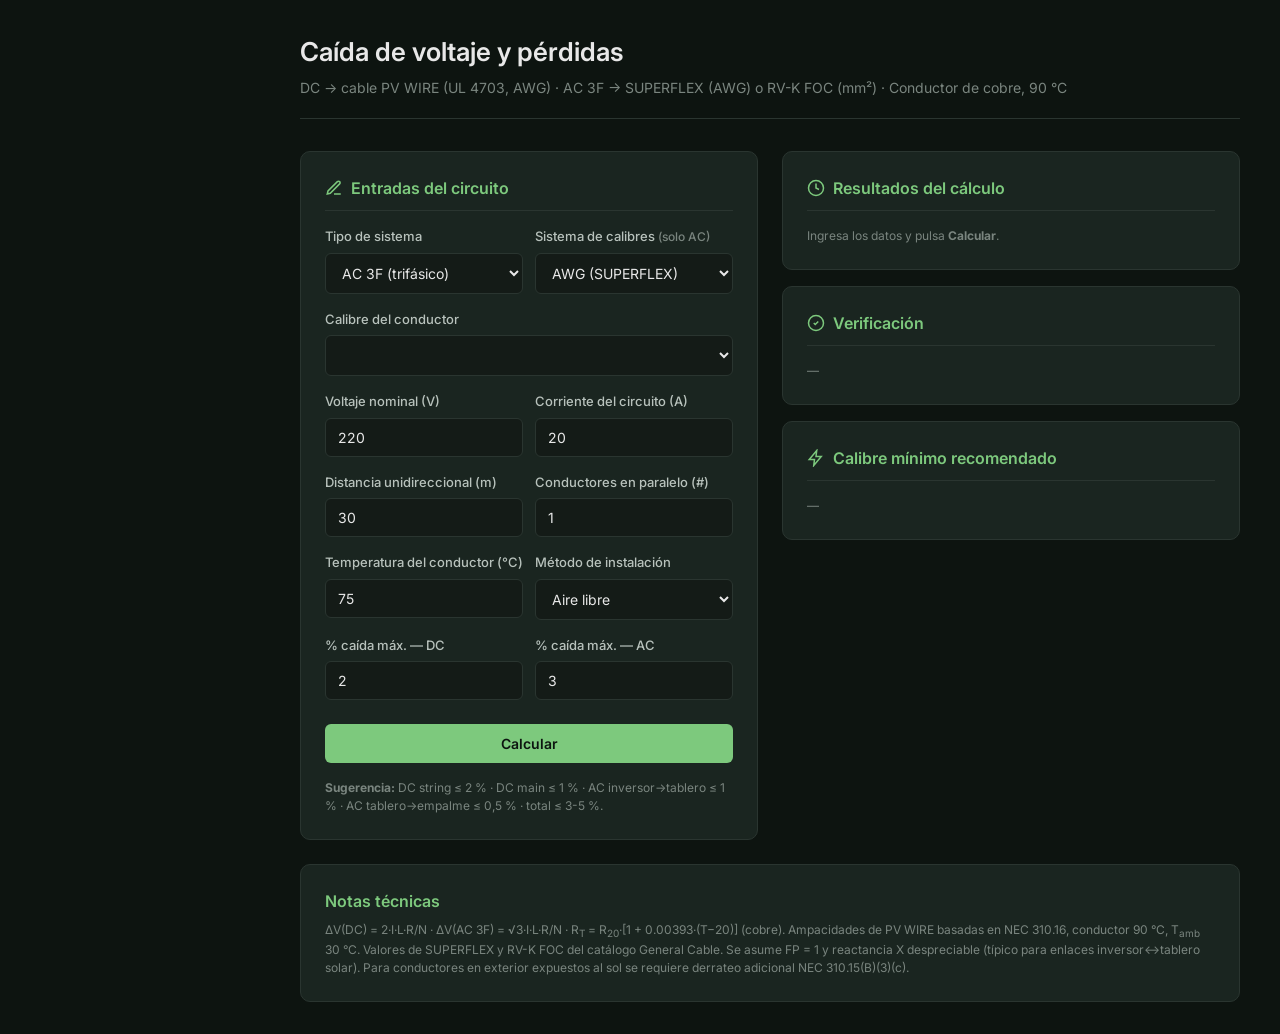
<file: herramientas/caida-voltaje.html>
<!DOCTYPE html>
<html lang="es">
<head>
  <meta charset="UTF-8" />
  <meta name="viewport" content="width=device-width, initial-scale=1.0" />
  <title>Caída de voltaje · NOVA ENERGIA</title>
  <link rel="stylesheet" href="../assets/css/styles.css" />
  <link rel="preconnect" href="https://fonts.googleapis.com">
  <link href="https://fonts.googleapis.com/css2?family=Inter:wght@400;500;600;700&family=JetBrains+Mono:wght@400;500;600&display=swap" rel="stylesheet">
</head>
<body>
  <div class="app">
    <div id="sidebar-slot"></div>

    <main class="main">
      <header class="page-header">
        <h1>Caída de voltaje y pérdidas</h1>
        <p class="subtitle">DC → cable PV WIRE (UL 4703, AWG) · AC 3F → SUPERFLEX (AWG) o RV-K FOC (mm²) · Conductor de cobre, 90 °C</p>
      </header>

      <div class="calc-layout">

        <!-- ============ ENTRADAS ============ -->
        <div class="panel">
          <h3>
            <svg width="18" height="18" viewBox="0 0 24 24" fill="none" stroke="currentColor" stroke-width="2"><path d="M12 20h9M16.5 3.5a2.121 2.121 0 013 3L7 19l-4 1 1-4L16.5 3.5z"/></svg>
            Entradas del circuito
          </h3>

          <div class="form-row">
            <div class="form-group">
              <label>Tipo de sistema</label>
              <select id="tipoSistema" class="form-select">
                <option value="DC">DC (fotovoltaico)</option>
                <option value="AC 3F" selected>AC 3F (trifásico)</option>
              </select>
            </div>
            <div class="form-group">
              <label>Sistema de calibres <span class="text-muted text-small">(solo AC)</span></label>
              <select id="sistemaCalibres" class="form-select">
                <option value="AWG" selected>AWG (SUPERFLEX)</option>
                <option value="mm²">mm² (RV-K FOC)</option>
              </select>
            </div>
          </div>

          <div class="form-group">
            <label>Calibre del conductor</label>
            <select id="calibre" class="form-select"></select>
          </div>

          <div class="form-row">
            <div class="form-group">
              <label>Voltaje nominal (V)</label>
              <input type="number" id="voltaje" class="form-input" value="220" step="1" />
            </div>
            <div class="form-group">
              <label>Corriente del circuito (A)</label>
              <input type="number" id="corriente" class="form-input" value="20" step="0.1" />
            </div>
          </div>

          <div class="form-row">
            <div class="form-group">
              <label>Distancia unidireccional (m)</label>
              <input type="number" id="distancia" class="form-input" value="30" step="1" />
            </div>
            <div class="form-group">
              <label>Conductores en paralelo (#)</label>
              <input type="number" id="paralelos" class="form-input" value="1" min="1" step="1" />
            </div>
          </div>

          <div class="form-row">
            <div class="form-group">
              <label>Temperatura del conductor (°C)</label>
              <input type="number" id="temperatura" class="form-input" value="75" step="1" />
            </div>
            <div class="form-group">
              <label>Método de instalación</label>
              <select id="metodo" class="form-select">
                <option>Ducto enterrado</option>
                <option>Enterrado directo</option>
                <option selected>Aire libre</option>
              </select>
            </div>
          </div>

          <div class="form-row">
            <div class="form-group">
              <label>% caída máx. — DC</label>
              <input type="number" id="caidaMaxDC" class="form-input" value="2" step="0.1" />
            </div>
            <div class="form-group">
              <label>% caída máx. — AC</label>
              <input type="number" id="caidaMaxAC" class="form-input" value="3" step="0.1" />
            </div>
          </div>

          <button class="btn btn-primary" onclick="ejecutar()" style="margin-top:8px;">Calcular</button>

          <p class="text-muted text-small mt-3">
            <strong>Sugerencia:</strong> DC string ≤ 2 % · DC main ≤ 1 % · AC inversor→tablero ≤ 1 % · AC tablero→empalme ≤ 0,5 % · total ≤ 3-5 %.
          </p>
        </div>

        <!-- ============ RESULTADOS ============ -->
        <div>
          <div class="panel mb-3">
            <h3>
              <svg width="18" height="18" viewBox="0 0 24 24" fill="none" stroke="currentColor" stroke-width="2"><circle cx="12" cy="12" r="10"/><path d="M12 6v6l4 2"/></svg>
              Resultados del cálculo
            </h3>
            <div id="resultados-cable" class="text-muted text-small">Ingresa los datos y pulsa <strong>Calcular</strong>.</div>
          </div>

          <div class="panel mb-3">
            <h3>
              <svg width="18" height="18" viewBox="0 0 24 24" fill="none" stroke="currentColor" stroke-width="2"><path d="M9 12l2 2 4-4"/><circle cx="12" cy="12" r="10"/></svg>
              Verificación
            </h3>
            <div id="resultados-verif" class="text-muted text-small">—</div>
          </div>

          <div class="panel">
            <h3>
              <svg width="18" height="18" viewBox="0 0 24 24" fill="none" stroke="currentColor" stroke-width="2"><path d="M13 2L3 14h7l-1 8 10-12h-7l1-8z"/></svg>
              Calibre mínimo recomendado
            </h3>
            <div id="resultados-recom" class="text-muted text-small">—</div>
          </div>
        </div>
      </div>

      <div class="panel" style="margin-top:24px;">
        <h3 style="border:none; padding:0; margin:0 0 8px;">Notas técnicas</h3>
        <p class="text-small text-muted">
          ΔV(DC) = 2·I·L·R/N · ΔV(AC 3F) = √3·I·L·R/N · R<sub>T</sub> = R<sub>20</sub>·[1 + 0.00393·(T−20)] (cobre).
          Ampacidades de PV WIRE basadas en NEC 310.16, conductor 90 °C, T<sub>amb</sub> 30 °C.
          Valores de SUPERFLEX y RV-K FOC del catálogo General Cable.
          Se asume FP = 1 y reactancia X despreciable (típico para enlaces inversor↔tablero solar).
          Para conductores en exterior expuestos al sol se requiere derrateo adicional NEC 310.15(B)(3)(c).
        </p>
      </div>
    </main>
  </div>

  <script src="../assets/js/auth.js"></script>
  <script src="../assets/js/calculadora.js"></script>
  <script>
    mountSidebar('caida-voltaje');

    const $ = id => document.getElementById(id);

    function actualizarCalibres() {
      const tipo = $('tipoSistema').value;
      const sis = $('sistemaCalibres').value;
      const lista = getCalibresDisponibles(tipo, sis);
      const sel = $('calibre');
      const valorPrevio = sel.value;
      sel.innerHTML = lista.map(c => `<option value="${c}">${c}</option>`).join('');
      // Conserva el valor si todavía existe
      if (lista.includes(valorPrevio)) sel.value = valorPrevio;
      else sel.value = lista[2] || lista[0];
      // Bloquea/desbloquea el sistema de calibres
      $('sistemaCalibres').disabled = (tipo === 'DC');
    }

    $('tipoSistema').addEventListener('change', () => { actualizarCalibres(); ejecutar(); });
    $('sistemaCalibres').addEventListener('change', () => { actualizarCalibres(); ejecutar(); });
    ['calibre','voltaje','corriente','distancia','paralelos','temperatura','metodo','caidaMaxDC','caidaMaxAC']
      .forEach(id => $(id).addEventListener('change', ejecutar));

    actualizarCalibres();

    function fmt(num, decimals = 3) {
      if (typeof num !== 'number' || !isFinite(num)) return '—';
      return num.toLocaleString('es-EC', { minimumFractionDigits: decimals, maximumFractionDigits: decimals });
    }
    function pct(frac) { return (frac * 100).toFixed(2) + ' %'; }

    function ejecutar() {
      const input = {
        tipoSistema: $('tipoSistema').value,
        sistemaCalibres: $('sistemaCalibres').value,
        calibre: $('calibre').value,
        voltaje: parseFloat($('voltaje').value),
        corriente: parseFloat($('corriente').value),
        distancia: parseFloat($('distancia').value),
        paralelos: parseInt($('paralelos').value, 10),
        temperatura: parseFloat($('temperatura').value),
        caidaMaxDC: parseFloat($('caidaMaxDC').value) / 100,
        caidaMaxAC: parseFloat($('caidaMaxAC').value) / 100,
        metodo: $('metodo').value
      };

      const r = calcular(input);
      if (r.error) {
        $('resultados-cable').innerHTML = `<div class="alert alert-error">${r.error}</div>`;
        return;
      }

      $('resultados-cable').innerHTML = `
        <div class="result-row"><span class="label">Tabla de cable consultada</span><span class="value">${r.nombreTabla}</span></div>
        <div class="result-row"><span class="label">Sección nominal</span><span class="value">${fmt(r.seccion, 2)} mm²</span></div>
        <div class="result-row"><span class="label">Diámetro exterior aprox.</span><span class="value">${fmt(r.diametro, 2)} mm</span></div>
        <div class="result-row"><span class="label">Resistencia DC corregida @ T</span><span class="value">${fmt(r.rT, 4)} Ω/km</span></div>
        <div class="result-row"><span class="label">Corriente por conductor</span><span class="value">${fmt(r.corrientePorConductor, 2)} A</span></div>
        <div class="result-row"><span class="label">Resistencia total del circuito</span><span class="value">${fmt(r.resistenciaTotal, 5)} Ω</span></div>
        <div class="result-row"><span class="label">Caída de tensión ΔV</span><span class="value highlight">${fmt(r.caidaV, 2)} V</span></div>
        <div class="result-row"><span class="label">% caída de tensión</span><span class="value highlight">${pct(r.porcentajeCaida)}</span></div>
        <div class="result-row"><span class="label">Tensión en el extremo</span><span class="value">${fmt(r.tensionExtremo, 2)} V</span></div>
        <div class="result-row"><span class="label">Pérdida de potencia en el cable</span><span class="value">${fmt(r.perdidaW, 2)} W</span></div>
        <div class="result-row"><span class="label">Potencia entregada al circuito</span><span class="value">${fmt(r.potenciaEntregada, 2)} W</span></div>
        <div class="result-row"><span class="label">Pérdida (% sobre potencia entregada)</span><span class="value">${pct(r.perdidaPorcentaje)}</span></div>
      `;

      $('resultados-verif').innerHTML = `
        <div class="result-row"><span class="label">% caída máxima aplicable</span><span class="value">${pct(r.caidaMaxAplicable)}</span></div>
        <div class="result-row">
          <span class="label">¿Cumple % caída de tensión?</span>
          <span class="status-pill ${r.cumpleCaida ? 'status-ok' : 'status-fail'}">${r.cumpleCaida ? 'OK' : 'NO CUMPLE'}</span>
        </div>
        <div class="result-row">
          <span class="label">¿Cumple capacidad de corriente?</span>
          <span class="status-pill ${r.cumpleAmpacidad ? 'status-ok' : 'status-fail'}">${r.cumpleAmpacidad ? 'OK' : 'NO CUMPLE'}</span>
        </div>
        <div class="result-row"><span class="label">Ampacidad seleccionada por método</span><span class="value">${r.ampacidadMetodo} A</span></div>
        <div class="result-row"><span class="label">Ampacidad total (× paralelos)</span><span class="value">${r.ampacidadTotal} A</span></div>
        <div class="result-row"><span class="label">Margen de ampacidad</span><span class="value">${fmt(r.margenAmpacidad, 2)} A</span></div>
        <div class="result-row"><span class="label">Margen de caída de tensión</span><span class="value">${fmt(r.margenCaida, 2)} V</span></div>
        <div class="result-row"><span class="label">Tensión mínima recomendada en extremo</span><span class="value">${fmt(r.tensionMinimaRecomendada, 2)} V</span></div>
      `;

      const rec = calibreRecomendado(input);
      if (!rec) {
        $('resultados-recom').innerHTML = `<div class="alert alert-error">No hay calibre que cumpla simultáneamente ampacidad y % de caída con estos parámetros. Considera aumentar el voltaje, reducir la distancia o agregar conductores en paralelo.</div>`;
      } else {
        $('resultados-recom').innerHTML = `
          <div class="result-row"><span class="label">Calibre mínimo recomendado</span><span class="value highlight">${rec.calibre}</span></div>
          <div class="result-row"><span class="label">Sección recomendada</span><span class="value">${fmt(rec.resultado.seccion, 2)} mm²</span></div>
          <div class="result-row"><span class="label">ΔV con calibre recomendado</span><span class="value">${fmt(rec.resultado.caidaV, 2)} V</span></div>
          <div class="result-row"><span class="label">% ΔV con calibre recomendado</span><span class="value">${pct(rec.resultado.porcentajeCaida)}</span></div>
          <div class="result-row"><span class="label">Pérdida con calibre recomendado</span><span class="value">${fmt(rec.resultado.perdidaW, 2)} W (${pct(rec.resultado.perdidaPorcentaje)})</span></div>
        `;
      }
    }

    // Cálculo inicial
    ejecutar();
  </script>
</body>
</html>
</file>
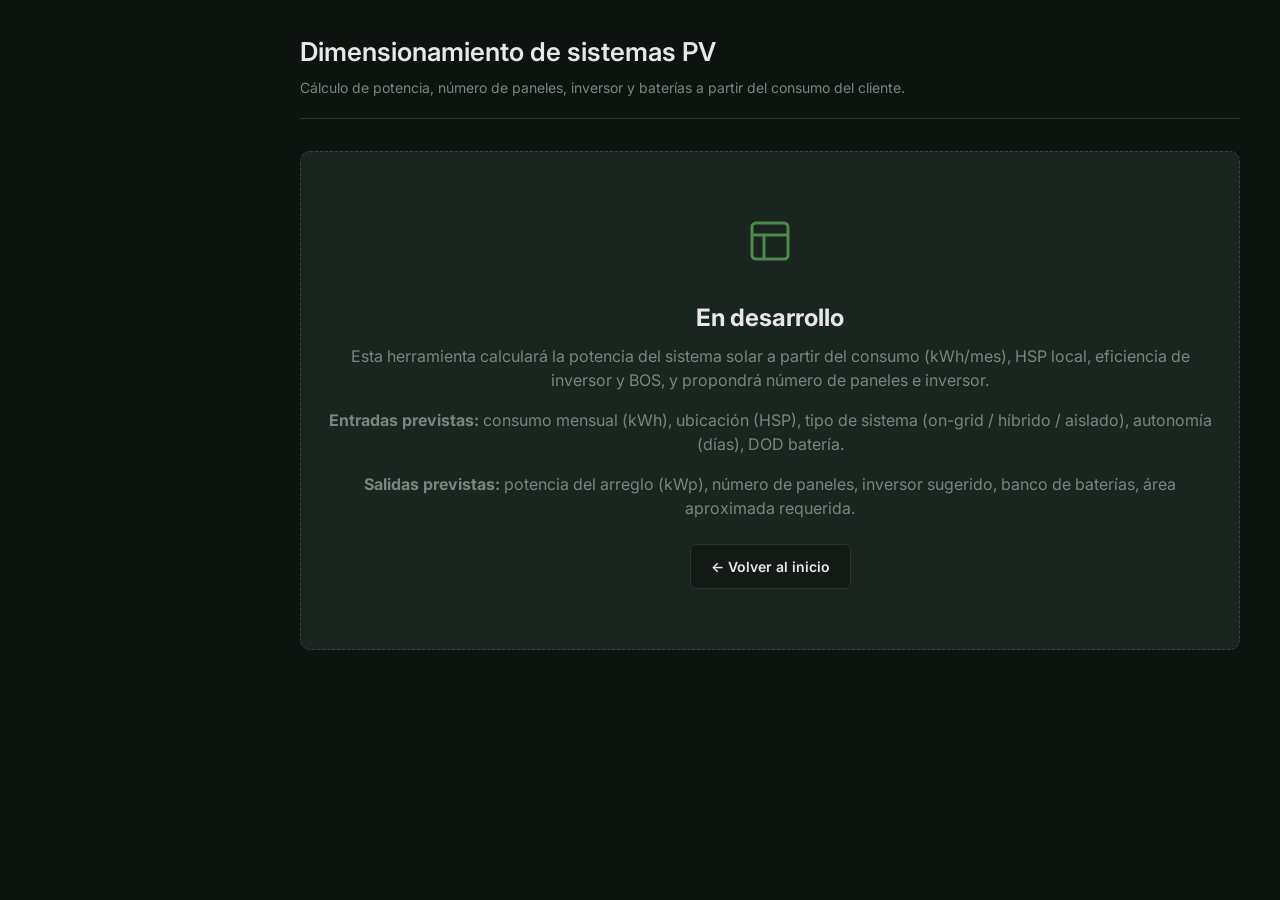
<file: herramientas/dimensionamiento.html>
<!DOCTYPE html>
<html lang="es">
<head>
  <meta charset="UTF-8" />
  <meta name="viewport" content="width=device-width, initial-scale=1.0" />
  <title>Dimensionamiento PV · NOVA ENERGIA</title>
  <link rel="stylesheet" href="../assets/css/styles.css" />
  <link rel="preconnect" href="https://fonts.googleapis.com">
  <link href="https://fonts.googleapis.com/css2?family=Inter:wght@400;500;600;700&display=swap" rel="stylesheet">
</head>
<body>
  <div class="app">
    <div id="sidebar-slot"></div>
    <main class="main">
      <header class="page-header">
        <h1>Dimensionamiento de sistemas PV</h1>
        <p class="subtitle">Cálculo de potencia, número de paneles, inversor y baterías a partir del consumo del cliente.</p>
      </header>
      <div class="coming-soon">
        <div class="icon-big">
          <svg width="48" height="48" viewBox="0 0 24 24" fill="none" stroke="currentColor" stroke-width="1.5">
            <rect x="3" y="3" width="18" height="18" rx="2"/>
            <line x1="3" y1="9" x2="21" y2="9"/>
            <line x1="9" y1="21" x2="9" y2="9"/>
          </svg>
        </div>
        <h2>En desarrollo</h2>
        <p>Esta herramienta calculará la potencia del sistema solar a partir del consumo (kWh/mes), HSP local, eficiencia de inversor y BOS, y propondrá número de paneles e inversor.</p>
        <p class="mt-3"><strong>Entradas previstas:</strong> consumo mensual (kWh), ubicación (HSP), tipo de sistema (on-grid / híbrido / aislado), autonomía (días), DOD batería.</p>
        <p class="mt-3"><strong>Salidas previstas:</strong> potencia del arreglo (kWp), número de paneles, inversor sugerido, banco de baterías, área aproximada requerida.</p>
        <a class="btn btn-secondary mt-4" href="../index.html">← Volver al inicio</a>
      </div>
    </main>
  </div>
  <script src="../assets/js/auth.js"></script>
  <script>mountSidebar('dimensionamiento');</script>
</body>
</html>
</file>
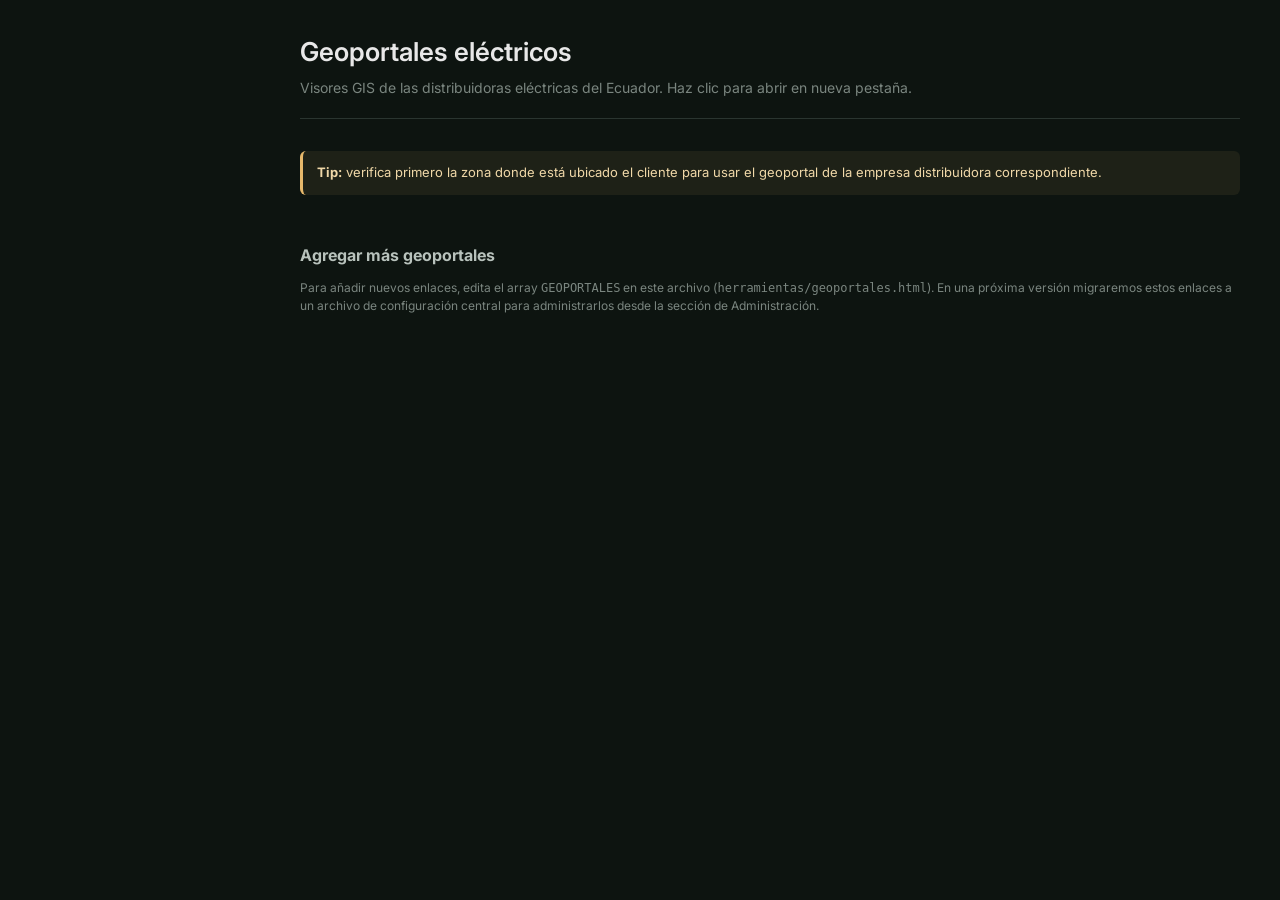
<file: herramientas/geoportales.html>
<!DOCTYPE html>
<html lang="es">
<head>
  <meta charset="UTF-8" />
  <meta name="viewport" content="width=device-width, initial-scale=1.0" />
  <title>Geoportales · NOVA ENERGIA</title>
  <link rel="stylesheet" href="../assets/css/styles.css" />
  <link rel="preconnect" href="https://fonts.googleapis.com">
  <link href="https://fonts.googleapis.com/css2?family=Inter:wght@400;500;600;700&display=swap" rel="stylesheet">
</head>
<body>
  <div class="app">
    <div id="sidebar-slot"></div>

    <main class="main">
      <header class="page-header">
        <h1>Geoportales eléctricos</h1>
        <p class="subtitle">Visores GIS de las distribuidoras eléctricas del Ecuador. Haz clic para abrir en nueva pestaña.</p>
      </header>

      <div class="alert alert-info mb-3">
        <strong>Tip:</strong> verifica primero la zona donde está ubicado el cliente para usar el geoportal de la empresa distribuidora correspondiente.
      </div>

      <div class="geoportal-grid" id="geoportal-list"></div>

      <div style="margin-top:32px;">
        <h2 style="font-size:16px; color: var(--text-secondary); margin-bottom:12px;">Agregar más geoportales</h2>
        <p class="text-muted text-small">
          Para añadir nuevos enlaces, edita el array <code>GEOPORTALES</code> en este archivo
          (<code>herramientas/geoportales.html</code>). En una próxima versión migraremos estos enlaces a un archivo de
          configuración central para administrarlos desde la sección de Administración.
        </p>
      </div>
    </main>
  </div>

  <script src="../assets/js/auth.js"></script>
  <script>
    mountSidebar('geoportales');

    const GEOPORTALES = [
      {
        nombre: 'EEQ — Empresa Eléctrica Quito',
        region: 'Quito y zona norte de Pichincha',
        url: 'https://geoportal.eeq.com.ec/webgis/',
        descripcion: 'Visor de redes de distribución de la EEQ.'
      },
      {
        nombre: 'CNEL EP — Guayaquil',
        region: 'Guayaquil y zona urbana',
        url: 'https://geoportalgye.cnelep.gob.ec/cnel/',
        descripcion: 'Geoportal específico de la unidad de negocio CNEL Guayaquil.'
      },
      {
        nombre: 'CNEL EP — Nacional',
        region: 'Resto del país (Costa, Oriente, Galápagos)',
        url: 'https://geoportal.cnelep.gob.ec/cnel/',
        descripcion: 'Geoportal corporativo de CNEL EP para todas las unidades de negocio.'
      },
      {
        nombre: 'CENTROSUR',
        region: 'Azuay, Cañar y Morona Santiago',
        url: 'https://geoportal.centrosur.gob.ec/geoportal/home/',
        descripcion: 'Visor GIS de la Empresa Eléctrica Regional Centrosur.'
      }
    ];

    const list = document.getElementById('geoportal-list');
    list.innerHTML = GEOPORTALES.map(g => `
      <div class="geo-card">
        <div class="geo-region">${g.region}</div>
        <div class="geo-name">${g.nombre}</div>
        <p class="text-small text-muted">${g.descripcion}</p>
        <div class="geo-actions">
          <a class="btn btn-primary" href="${g.url}" target="_blank" rel="noopener" style="flex:1;">Abrir geoportal ↗</a>
          <button class="btn btn-secondary" onclick="navigator.clipboard.writeText('${g.url}'); this.textContent='✓ Copiado'; setTimeout(()=>this.textContent='Copiar URL', 1500);">Copiar URL</button>
        </div>
      </div>
    `).join('');
  </script>
</body>
</html>
</file>
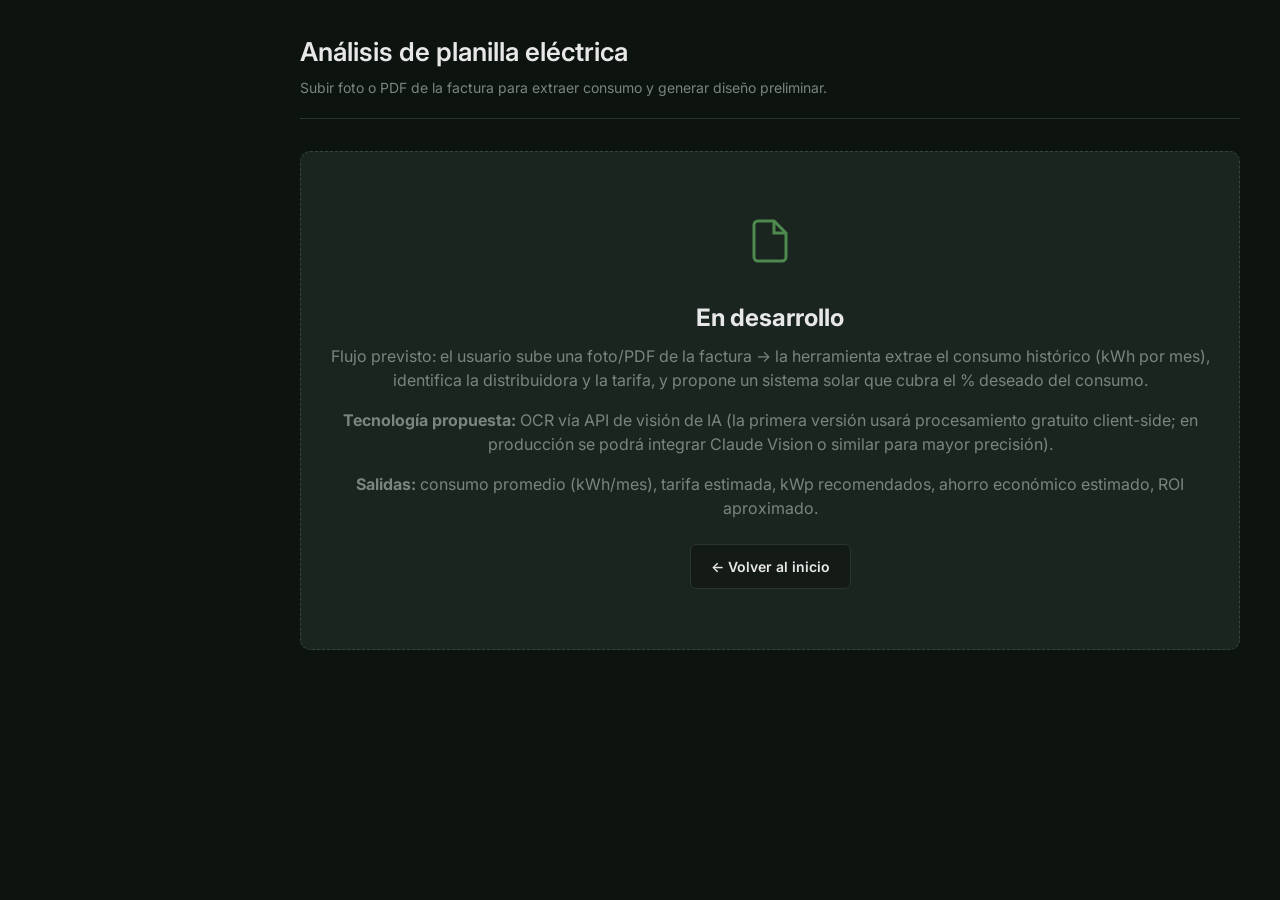
<file: herramientas/planilla-ocr.html>
<!DOCTYPE html>
<html lang="es">
<head>
  <meta charset="UTF-8" />
  <meta name="viewport" content="width=device-width, initial-scale=1.0" />
  <title>Análisis de planilla · NOVA ENERGIA</title>
  <link rel="stylesheet" href="../assets/css/styles.css" />
  <link rel="preconnect" href="https://fonts.googleapis.com">
  <link href="https://fonts.googleapis.com/css2?family=Inter:wght@400;500;600;700&display=swap" rel="stylesheet">
</head>
<body>
  <div class="app">
    <div id="sidebar-slot"></div>
    <main class="main">
      <header class="page-header">
        <h1>Análisis de planilla eléctrica</h1>
        <p class="subtitle">Subir foto o PDF de la factura para extraer consumo y generar diseño preliminar.</p>
      </header>
      <div class="coming-soon">
        <div class="icon-big">
          <svg width="48" height="48" viewBox="0 0 24 24" fill="none" stroke="currentColor" stroke-width="1.5">
            <path d="M14 2H6a2 2 0 0 0-2 2v16a2 2 0 0 0 2 2h12a2 2 0 0 0 2-2V8z"/>
            <polyline points="14 2 14 8 20 8"/>
          </svg>
        </div>
        <h2>En desarrollo</h2>
        <p>Flujo previsto: el usuario sube una foto/PDF de la factura → la herramienta extrae el consumo histórico (kWh por mes), identifica la distribuidora y la tarifa, y propone un sistema solar que cubra el % deseado del consumo.</p>
        <p class="mt-3"><strong>Tecnología propuesta:</strong> OCR vía API de visión de IA (la primera versión usará procesamiento gratuito client-side; en producción se podrá integrar Claude Vision o similar para mayor precisión).</p>
        <p class="mt-3"><strong>Salidas:</strong> consumo promedio (kWh/mes), tarifa estimada, kWp recomendados, ahorro económico estimado, ROI aproximado.</p>
        <a class="btn btn-secondary mt-4" href="../index.html">← Volver al inicio</a>
      </div>
    </main>
  </div>
  <script src="../assets/js/auth.js"></script>
  <script>mountSidebar('planilla-ocr');</script>
</body>
</html>
</file>
<file: assets/css/styles.css>
/* ============================================
   NOVA ENERGIA - Portal de Herramientas
   Paleta sobria basada en el logo
   ============================================ */

:root {
  --bg-primary: #0d1410;
  --bg-secondary: #141b17;
  --bg-card: #1a2520;
  --bg-card-hover: #20302a;
  --border: #2a3530;
  --border-light: #354540;

  --green-primary: #7dc97d;
  --green-bright: #a8e6a8;
  --green-dark: #4d8a4d;
  --green-leaf: #5fb55f;

  --text-primary: #e8e8e8;
  --text-secondary: #b8c2bc;
  --text-muted: #7a857f;

  --accent-warning: #e6b86b;
  --accent-error: #e67373;
  --accent-success: #7dc97d;

  --shadow-sm: 0 1px 2px rgba(0,0,0,0.3);
  --shadow-md: 0 4px 12px rgba(0,0,0,0.4);
  --shadow-lg: 0 8px 24px rgba(0,0,0,0.5);

  --radius-sm: 6px;
  --radius-md: 10px;
  --radius-lg: 14px;

  --font-main: 'Inter', -apple-system, BlinkMacSystemFont, 'Segoe UI', sans-serif;
  --font-mono: 'JetBrains Mono', 'Courier New', monospace;
}

* {
  box-sizing: border-box;
  margin: 0;
  padding: 0;
}

html, body {
  height: 100%;
  font-family: var(--font-main);
  background: var(--bg-primary);
  color: var(--text-primary);
  line-height: 1.5;
  -webkit-font-smoothing: antialiased;
}

a {
  color: var(--green-primary);
  text-decoration: none;
  transition: color 0.2s;
}

a:hover {
  color: var(--green-bright);
}

/* ============== LAYOUT ============== */
.app {
  display: flex;
  min-height: 100vh;
}

.sidebar {
  width: 260px;
  background: var(--bg-secondary);
  border-right: 1px solid var(--border);
  padding: 24px 16px;
  display: flex;
  flex-direction: column;
  position: fixed;
  height: 100vh;
  overflow-y: auto;
}

.sidebar .logo-area {
  padding: 8px 12px 24px;
  border-bottom: 1px solid var(--border);
  margin-bottom: 16px;
  text-align: center;
}

.sidebar .logo-area img {
  max-width: 180px;
  height: auto;
}

.sidebar .logo-text {
  font-size: 20px;
  font-weight: 700;
  letter-spacing: 2px;
  color: var(--green-primary);
}

.sidebar .logo-sub {
  font-size: 11px;
  color: var(--text-muted);
  letter-spacing: 3px;
  margin-top: 4px;
}

.sidebar nav {
  flex: 1;
  display: flex;
  flex-direction: column;
  gap: 4px;
}

.nav-section {
  padding: 12px 12px 6px;
  font-size: 11px;
  text-transform: uppercase;
  letter-spacing: 1.5px;
  color: var(--text-muted);
  font-weight: 600;
}

.nav-link {
  display: flex;
  align-items: center;
  gap: 10px;
  padding: 10px 12px;
  border-radius: var(--radius-sm);
  color: var(--text-secondary);
  font-size: 14px;
  font-weight: 500;
  transition: all 0.2s;
}

.nav-link:hover {
  background: var(--bg-card);
  color: var(--text-primary);
}

.nav-link.active {
  background: var(--bg-card);
  color: var(--green-primary);
  border-left: 3px solid var(--green-primary);
  padding-left: 9px;
}

.nav-link .icon {
  width: 18px;
  height: 18px;
  flex-shrink: 0;
}

.user-area {
  border-top: 1px solid var(--border);
  padding-top: 16px;
  margin-top: 16px;
}

.user-info {
  display: flex;
  align-items: center;
  gap: 10px;
  padding: 8px 12px;
}

.user-avatar {
  width: 36px;
  height: 36px;
  border-radius: 50%;
  background: var(--green-dark);
  color: var(--bg-primary);
  display: flex;
  align-items: center;
  justify-content: center;
  font-weight: 700;
  font-size: 14px;
  text-transform: uppercase;
}

.user-details {
  flex: 1;
  min-width: 0;
}

.user-name {
  font-size: 13px;
  font-weight: 600;
  color: var(--text-primary);
  white-space: nowrap;
  overflow: hidden;
  text-overflow: ellipsis;
}

.user-role {
  font-size: 11px;
  color: var(--text-muted);
}

.logout-btn {
  background: transparent;
  border: 1px solid var(--border);
  color: var(--text-secondary);
  padding: 8px 12px;
  border-radius: var(--radius-sm);
  cursor: pointer;
  font-size: 13px;
  width: 100%;
  margin-top: 8px;
  transition: all 0.2s;
}

.logout-btn:hover {
  border-color: var(--accent-error);
  color: var(--accent-error);
}

.main {
  flex: 1;
  margin-left: 260px;
  padding: 32px 40px;
  max-width: calc(100vw - 260px);
}

.page-header {
  margin-bottom: 32px;
  padding-bottom: 20px;
  border-bottom: 1px solid var(--border);
}

.page-header h1 {
  font-size: 26px;
  font-weight: 600;
  color: var(--text-primary);
  margin-bottom: 6px;
}

.page-header .subtitle {
  font-size: 14px;
  color: var(--text-muted);
}

/* ============== CARDS / GRID ============== */
.tools-grid {
  display: grid;
  grid-template-columns: repeat(auto-fill, minmax(280px, 1fr));
  gap: 20px;
}

.tool-card {
  background: var(--bg-card);
  border: 1px solid var(--border);
  border-radius: var(--radius-md);
  padding: 24px;
  transition: all 0.25s;
  display: flex;
  flex-direction: column;
  gap: 12px;
  text-decoration: none;
  color: inherit;
  position: relative;
  overflow: hidden;
}

.tool-card:hover {
  background: var(--bg-card-hover);
  border-color: var(--green-dark);
  transform: translateY(-2px);
  box-shadow: var(--shadow-md);
}

.tool-card.disabled {
  opacity: 0.55;
  cursor: not-allowed;
}

.tool-card.disabled:hover {
  transform: none;
  border-color: var(--border);
  background: var(--bg-card);
  box-shadow: none;
}

.tool-card .badge {
  position: absolute;
  top: 14px;
  right: 14px;
  font-size: 10px;
  text-transform: uppercase;
  letter-spacing: 1px;
  padding: 3px 8px;
  border-radius: 10px;
  background: var(--bg-secondary);
  color: var(--text-muted);
  border: 1px solid var(--border-light);
}

.tool-card .badge.active {
  background: rgba(125, 201, 125, 0.15);
  color: var(--green-bright);
  border-color: var(--green-dark);
}

.tool-card .icon-wrap {
  width: 44px;
  height: 44px;
  border-radius: var(--radius-sm);
  background: rgba(125, 201, 125, 0.12);
  color: var(--green-primary);
  display: flex;
  align-items: center;
  justify-content: center;
}

.tool-card h3 {
  font-size: 17px;
  font-weight: 600;
  color: var(--text-primary);
}

.tool-card p {
  font-size: 13px;
  color: var(--text-secondary);
  flex: 1;
}

.tool-card .footer-link {
  font-size: 13px;
  color: var(--green-primary);
  font-weight: 500;
  margin-top: 8px;
}

/* ============== AUTH (LOGIN/REGISTER) ============== */
.auth-page {
  min-height: 100vh;
  display: flex;
  align-items: center;
  justify-content: center;
  background: radial-gradient(ellipse at top, #1a2520 0%, #0d1410 70%);
  padding: 24px;
}

.auth-card {
  width: 100%;
  max-width: 420px;
  background: var(--bg-card);
  border: 1px solid var(--border);
  border-radius: var(--radius-lg);
  padding: 40px 32px;
  box-shadow: var(--shadow-lg);
}

.auth-logo {
  text-align: center;
  margin-bottom: 28px;
}

.auth-logo img {
  max-width: 180px;
  height: auto;
}

.auth-logo .text-logo {
  font-size: 28px;
  font-weight: 700;
  color: var(--green-primary);
  letter-spacing: 3px;
}

.auth-logo .text-logo-sub {
  font-size: 12px;
  color: var(--text-muted);
  letter-spacing: 4px;
  margin-top: 4px;
}

.auth-card h2 {
  text-align: center;
  font-size: 20px;
  margin-bottom: 6px;
  color: var(--text-primary);
}

.auth-card .auth-sub {
  text-align: center;
  font-size: 13px;
  color: var(--text-muted);
  margin-bottom: 24px;
}

.auth-tabs {
  display: flex;
  gap: 4px;
  background: var(--bg-secondary);
  padding: 4px;
  border-radius: var(--radius-sm);
  margin-bottom: 24px;
}

.auth-tab {
  flex: 1;
  padding: 10px;
  text-align: center;
  border-radius: var(--radius-sm);
  cursor: pointer;
  font-size: 13px;
  font-weight: 500;
  color: var(--text-secondary);
  background: transparent;
  border: none;
  transition: all 0.2s;
}

.auth-tab.active {
  background: var(--bg-card);
  color: var(--green-primary);
}

/* ============== FORMS ============== */
.form-group {
  margin-bottom: 16px;
}

.form-group label {
  display: block;
  font-size: 13px;
  font-weight: 500;
  color: var(--text-secondary);
  margin-bottom: 6px;
}

.form-input,
.form-select {
  width: 100%;
  padding: 10px 12px;
  background: var(--bg-secondary);
  border: 1px solid var(--border);
  border-radius: var(--radius-sm);
  color: var(--text-primary);
  font-size: 14px;
  font-family: inherit;
  transition: all 0.2s;
}

.form-input:focus,
.form-select:focus {
  outline: none;
  border-color: var(--green-primary);
  background: var(--bg-card);
}

.form-input.input-result {
  background: rgba(125, 201, 125, 0.08);
  border-color: var(--green-dark);
  color: var(--green-bright);
  font-family: var(--font-mono);
}

.form-row {
  display: grid;
  grid-template-columns: 1fr 1fr;
  gap: 12px;
}

.btn {
  display: inline-flex;
  align-items: center;
  justify-content: center;
  gap: 8px;
  padding: 11px 20px;
  border-radius: var(--radius-sm);
  font-size: 14px;
  font-weight: 600;
  cursor: pointer;
  transition: all 0.2s;
  border: none;
  font-family: inherit;
  text-decoration: none;
}

.btn-primary {
  background: var(--green-primary);
  color: var(--bg-primary);
  width: 100%;
}

.btn-primary:hover {
  background: var(--green-bright);
}

.btn-secondary {
  background: var(--bg-secondary);
  color: var(--text-primary);
  border: 1px solid var(--border);
}

.btn-secondary:hover {
  background: var(--bg-card-hover);
  border-color: var(--green-dark);
}

.btn-danger {
  background: transparent;
  color: var(--accent-error);
  border: 1px solid var(--accent-error);
}

.btn-danger:hover {
  background: var(--accent-error);
  color: white;
}

.alert {
  padding: 12px 14px;
  border-radius: var(--radius-sm);
  margin-bottom: 16px;
  font-size: 13px;
  border-left: 3px solid;
}

.alert-error {
  background: rgba(230, 115, 115, 0.1);
  border-color: var(--accent-error);
  color: #f0a7a7;
}

.alert-success {
  background: rgba(125, 201, 125, 0.1);
  border-color: var(--green-primary);
  color: var(--green-bright);
}

.alert-info {
  background: rgba(230, 184, 107, 0.08);
  border-color: var(--accent-warning);
  color: #f0d8a8;
}

/* ============== CALCULATOR LAYOUT ============== */
.calc-layout {
  display: grid;
  grid-template-columns: 1fr 1fr;
  gap: 24px;
}

@media (max-width: 1100px) {
  .calc-layout { grid-template-columns: 1fr; }
}

.panel {
  background: var(--bg-card);
  border: 1px solid var(--border);
  border-radius: var(--radius-md);
  padding: 24px;
}

.panel h3 {
  font-size: 16px;
  font-weight: 600;
  color: var(--green-primary);
  margin-bottom: 16px;
  padding-bottom: 10px;
  border-bottom: 1px solid var(--border);
  display: flex;
  align-items: center;
  gap: 8px;
}

.result-row {
  display: flex;
  justify-content: space-between;
  align-items: center;
  padding: 10px 0;
  border-bottom: 1px solid var(--border);
  font-size: 14px;
}

.result-row:last-child { border-bottom: none; }

.result-row .label {
  color: var(--text-secondary);
}

.result-row .value {
  font-family: var(--font-mono);
  font-weight: 600;
  color: var(--text-primary);
}

.result-row .value.highlight {
  color: var(--green-bright);
  font-size: 15px;
}

.status-pill {
  display: inline-block;
  padding: 3px 10px;
  border-radius: 12px;
  font-size: 12px;
  font-weight: 600;
  text-transform: uppercase;
  letter-spacing: 0.5px;
}

.status-ok {
  background: rgba(125, 201, 125, 0.15);
  color: var(--green-bright);
  border: 1px solid var(--green-dark);
}

.status-fail {
  background: rgba(230, 115, 115, 0.15);
  color: #f0a7a7;
  border: 1px solid var(--accent-error);
}

/* ============== GEOPORTAL CARDS ============== */
.geoportal-grid {
  display: grid;
  grid-template-columns: repeat(auto-fill, minmax(300px, 1fr));
  gap: 16px;
}

.geo-card {
  background: var(--bg-card);
  border: 1px solid var(--border);
  border-radius: var(--radius-md);
  padding: 20px;
  display: flex;
  flex-direction: column;
  gap: 10px;
  transition: all 0.2s;
}

.geo-card:hover {
  border-color: var(--green-dark);
  background: var(--bg-card-hover);
}

.geo-card .geo-name {
  font-size: 16px;
  font-weight: 600;
  color: var(--text-primary);
}

.geo-card .geo-region {
  font-size: 12px;
  color: var(--text-muted);
  text-transform: uppercase;
  letter-spacing: 1px;
}

.geo-card .geo-actions {
  display: flex;
  gap: 8px;
  margin-top: auto;
  padding-top: 12px;
}

/* ============== FACTOR DE PLANTA / MAPA ============== */
.fp-layout {
  display: grid;
  grid-template-columns: 1fr 380px;
  gap: 20px;
  height: calc(100vh - 200px);
  min-height: 600px;
}

@media (max-width: 1200px) {
  .fp-layout { grid-template-columns: 1fr; height: auto; }
  .fp-map-wrap { height: 60vh; }
}

.fp-map-wrap {
  position: relative;
  background: var(--bg-card);
  border: 1px solid var(--border);
  border-radius: var(--radius-md);
  overflow: hidden;
}

#map {
  width: 100%;
  height: 100%;
  border-radius: var(--radius-md);
  background: var(--bg-secondary);
}

.fp-side {
  display: flex;
  flex-direction: column;
  gap: 16px;
  overflow-y: auto;
  padding-right: 4px;
}

.fp-side .panel { padding: 18px; }
.fp-side .panel h3 { font-size: 14px; margin-bottom: 12px; }

.fp-stat {
  display: flex;
  flex-direction: column;
  padding: 10px 12px;
  background: var(--bg-secondary);
  border-radius: var(--radius-sm);
  margin-bottom: 8px;
  border-left: 2px solid var(--green-dark);
}

.fp-stat .stat-label {
  font-size: 11px;
  text-transform: uppercase;
  letter-spacing: 1px;
  color: var(--text-muted);
}

.fp-stat .stat-value {
  font-family: var(--font-mono);
  font-size: 16px;
  font-weight: 600;
  color: var(--green-bright);
  margin-top: 2px;
}

.fp-stat .stat-sub {
  font-size: 11px;
  color: var(--text-muted);
  margin-top: 2px;
}

.fp-empty {
  padding: 24px 12px;
  text-align: center;
  color: var(--text-muted);
  font-size: 13px;
  line-height: 1.6;
}

.fp-empty svg {
  margin-bottom: 10px;
  color: var(--green-dark);
  opacity: 0.6;
}

/* Sobrescritura del estilo claro de Leaflet para tema oscuro */
.leaflet-container {
  background: var(--bg-secondary) !important;
  font-family: var(--font-main) !important;
}

.leaflet-bar a,
.leaflet-bar a:hover {
  background-color: var(--bg-card) !important;
  color: var(--text-primary) !important;
  border-bottom-color: var(--border) !important;
}

.leaflet-bar a:hover { background-color: var(--bg-card-hover) !important; color: var(--green-primary) !important; }

.leaflet-control-attribution {
  background: rgba(20, 27, 23, 0.9) !important;
  color: var(--text-muted) !important;
  font-size: 10px !important;
}

.leaflet-control-attribution a { color: var(--green-primary) !important; }

.leaflet-draw-toolbar a {
  background-color: var(--bg-card) !important;
}

.leaflet-popup-content-wrapper,
.leaflet-popup-tip {
  background: var(--bg-card) !important;
  color: var(--text-primary) !important;
  border: 1px solid var(--border) !important;
}

.leaflet-tooltip {
  background: var(--bg-card) !important;
  color: var(--text-primary) !important;
  border: 1px solid var(--green-dark) !important;
  font-family: var(--font-mono) !important;
  font-size: 11px !important;
}

.leaflet-tooltip:before { border-top-color: var(--green-dark) !important; }

.fp-map-toolbar {
  position: absolute;
  top: 12px;
  left: 50%;
  transform: translateX(-50%);
  z-index: 1000;
  background: rgba(20, 27, 23, 0.92);
  backdrop-filter: blur(8px);
  border: 1px solid var(--border);
  border-radius: var(--radius-sm);
  padding: 6px;
  display: flex;
  gap: 4px;
}

.fp-map-toolbar button {
  background: transparent;
  color: var(--text-secondary);
  border: none;
  padding: 7px 12px;
  border-radius: var(--radius-sm);
  font-size: 12px;
  cursor: pointer;
  font-family: inherit;
  display: flex;
  align-items: center;
  gap: 6px;
}

.fp-map-toolbar button:hover { background: var(--bg-card); color: var(--green-primary); }
.fp-map-toolbar button.active { background: var(--green-dark); color: var(--bg-primary); }

.fp-search {
  position: absolute;
  top: 12px;
  left: 12px;
  z-index: 1000;
  display: flex;
  gap: 4px;
}

.fp-search input {
  background: rgba(20, 27, 23, 0.92);
  backdrop-filter: blur(8px);
  border: 1px solid var(--border);
  border-radius: var(--radius-sm);
  padding: 7px 12px;
  color: var(--text-primary);
  font-size: 12px;
  font-family: inherit;
  width: 220px;
}

.fp-search input:focus {
  outline: none;
  border-color: var(--green-primary);
}

.fp-search button {
  background: var(--green-dark);
  color: var(--bg-primary);
  border: none;
  border-radius: var(--radius-sm);
  padding: 7px 12px;
  font-size: 12px;
  cursor: pointer;
  font-weight: 600;
  font-family: inherit;
}

.fp-search button:hover { background: var(--green-primary); }

/* ============== UTIL ============== */
.text-muted { color: var(--text-muted); }
.text-small { font-size: 12px; }
.mt-2 { margin-top: 8px; }
.mt-3 { margin-top: 16px; }
.mt-4 { margin-top: 24px; }
.mb-2 { margin-bottom: 8px; }
.mb-3 { margin-bottom: 16px; }

.hidden { display: none !important; }

.coming-soon {
  text-align: center;
  padding: 60px 20px;
  background: var(--bg-card);
  border: 1px dashed var(--border-light);
  border-radius: var(--radius-md);
  color: var(--text-muted);
}

.coming-soon .icon-big {
  font-size: 48px;
  color: var(--green-dark);
  margin-bottom: 16px;
}

.coming-soon h2 {
  color: var(--text-primary);
  margin-bottom: 8px;
}

@media (max-width: 768px) {
  .sidebar {
    position: relative;
    width: 100%;
    height: auto;
  }
  .main {
    margin-left: 0;
    padding: 20px;
    max-width: 100%;
  }
  .app { flex-direction: column; }
  .form-row { grid-template-columns: 1fr; }
}
</file>
